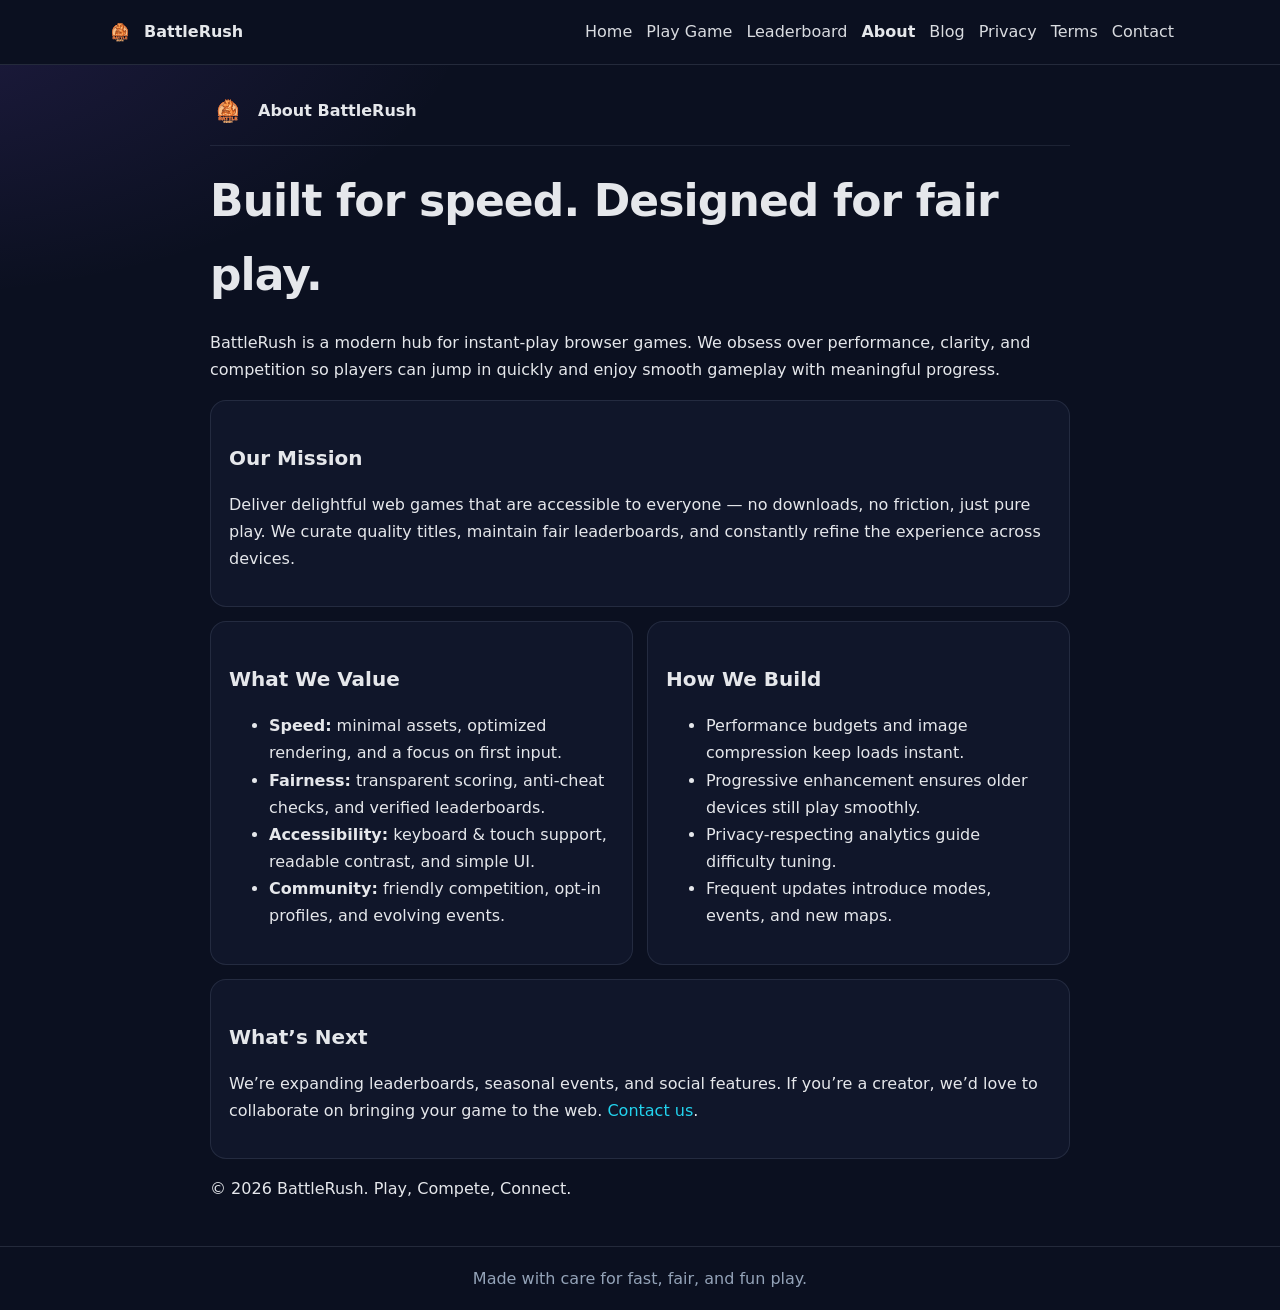
<file: about.html>
<!DOCTYPE html>
<html lang="en">
<head>
<meta charset="utf-8">
<meta name="viewport" content="width=device-width, initial-scale=1" />

<title>BattleRush — About</title>
<meta name="description" content="Learn about BattleRush: our mission, values, and how we build fast, fair, and fun browser games for everyone.">
<link rel="icon" href="assets/img/favicon.svg" type="image/svg+xml">

<style>
  :root{
    --bg:#0b1020; --card:#10162a; --ink:#e5e7eb; --muted:#94a3b8;
    --brand:#22d3ee; --brand2:#8b5cf6; --ring:rgba(148,163,184,.18);
  }
  *{box-sizing:border-box}
  html,body{margin:0}
  body{
    font-family:system-ui,-apple-system,Segoe UI,Roboto,Ubuntu,Cantarell,Noto Sans,Arial,sans-serif;
    background:radial-gradient(1000px 500px at -10% 0%, rgba(139,92,246,.16), transparent 60%), var(--bg);
    color:var(--ink); line-height:1.7;
  }
  a{color:var(--brand); text-decoration:none}
  a:hover{text-decoration:underline}

  /* Header (site-wide) */
  .header{position:sticky; top:0; z-index:50; background:#0b1020; color:#e5e7eb; border-bottom:1px solid var(--ring)}
  .wrap{max-width:1100px; margin:0 auto; padding:0 16px}
  .nav{display:flex; align-items:center; justify-content:space-between; height:64px; gap:16px}
  .brand{display:flex; align-items:center; gap:10px; font-weight:800; color:#e5e7eb; text-decoration:none}
  img[src$="battlerush-logo.svg"]{height:28px;width:auto;display:block;object-fit:contain;flex-shrink:0}
  .menu{display:flex; gap:14px; align-items:center}
  .menu a{color:#e5e7eb; opacity:.95}
  .menu a:hover{opacity:1; text-decoration:underline}
  .burger{display:none; background:none; border:0; color:#e5e7eb; font-size:24px}
  @media (max-width:800px){ .menu{display:none} .burger{display:block} }

  /* Page content */
  .page{max-width:900px; margin:0 auto; padding:28px 20px}
  .top{display:flex; align-items:center; gap:12px; border-bottom:1px solid rgba(148,163,184,.13); padding-bottom:16px}
  .top img{height:36px}
  h1{font-size:clamp(28px,4.6vw,44px); margin:.4em 0 .2em; letter-spacing:-.02em}
  h2{font-size:20px; margin:22px 0 8px}
  .card{background:var(--card); border:1px solid rgba(148,163,184,.15); border-radius:16px; padding:18px; margin:14px 0}
  .kvs{display:grid; grid-template-columns:1fr 1fr; gap:14px}
  .kvs .card{margin:0}
  @media (max-width:720px){ .kvs{grid-template-columns:1fr} }

  /* Footer */
  .footer{border-top:1px solid var(--ring); color:var(--muted); padding:18px 0; text-align:center}
</style>
</head>
<body>

<!-- Site Header -->
<header class="header">
  <div class="wrap nav">
    <a class="brand" href="index.html" aria-label="BattleRush Home">
      <img src="assets/img/battlerush-logo.svg" alt="BattleRush"><span>BattleRush</span>
    </a>
    <nav class="menu" data-nav-menu>
      <a href="index.html">Home</a>
      <a href="game.html">Play Game</a>
      <a href="leaderboard.html">Leaderboard</a>
      <a href="about.html" style="opacity:1;font-weight:800">About</a>
      <a href="blog.html">Blog</a>
      <a href="privacy.html">Privacy</a>
      <a href="terms.html">Terms</a>
      <a href="contact.html">Contact</a>
    </nav>
    <button class="burger" data-nav-toggle aria-label="Toggle Menu">☰</button>
  </div>
</header>

<!-- About Content -->
<div class="page">
  <div class="top">
    <img src="assets/img/battlerush-logo.svg" alt="BattleRush logo">
    <strong>About BattleRush</strong>
  </div>

  <h1>Built for speed. Designed for fair play.</h1>
  <p>BattleRush is a modern hub for instant-play browser games. We obsess over performance, clarity, and competition so players can jump in quickly and enjoy smooth gameplay with meaningful progress.</p>

  <div class="card">
    <h2>Our Mission</h2>
    <p class="muted">Deliver delightful web games that are accessible to everyone — no downloads, no friction, just pure play. We curate quality titles, maintain fair leaderboards, and constantly refine the experience across devices.</p>
  </div>

  <div class="kvs">
    <div class="card">
      <h2>What We Value</h2>
      <ul>
        <li><strong>Speed:</strong> minimal assets, optimized rendering, and a focus on first input.</li>
        <li><strong>Fairness:</strong> transparent scoring, anti-cheat checks, and verified leaderboards.</li>
        <li><strong>Accessibility:</strong> keyboard & touch support, readable contrast, and simple UI.</li>
        <li><strong>Community:</strong> friendly competition, opt-in profiles, and evolving events.</li>
      </ul>
    </div>
    <div class="card">
      <h2>How We Build</h2>
      <ul>
        <li>Performance budgets and image compression keep loads instant.</li>
        <li>Progressive enhancement ensures older devices still play smoothly.</li>
        <li>Privacy-respecting analytics guide difficulty tuning.</li>
        <li>Frequent updates introduce modes, events, and new maps.</li>
      </ul>
    </div>
  </div>

  <div class="card">
    <h2>What’s Next</h2>
    <p>We’re expanding leaderboards, seasonal events, and social features. If you’re a creator, we’d love to collaborate on bringing your game to the web. <a href="contact.html">Contact us</a>.</p>
  </div>

  <p class="muted">© <span id="y"></span> BattleRush. Play, Compete, Connect.</p>
</div>

<!-- Footer -->
<footer class="footer">
  <div class="wrap">Made with care for fast, fair, and fun play.</div>
</footer>

<!-- Tiny menu toggle + year -->
<script>
(function(){
  const btn=document.querySelector('[data-nav-toggle]');
  const menu=document.querySelector('[data-nav-menu]');
  if(btn && menu){
    btn.addEventListener('click',()=>{ menu.style.display = (menu.style.display==='flex' ? '' : 'flex'); });
  }
  const y=document.getElementById('y'); if(y) y.textContent=new Date().getFullYear();
})();
</script>

</body>
</html>
</file>
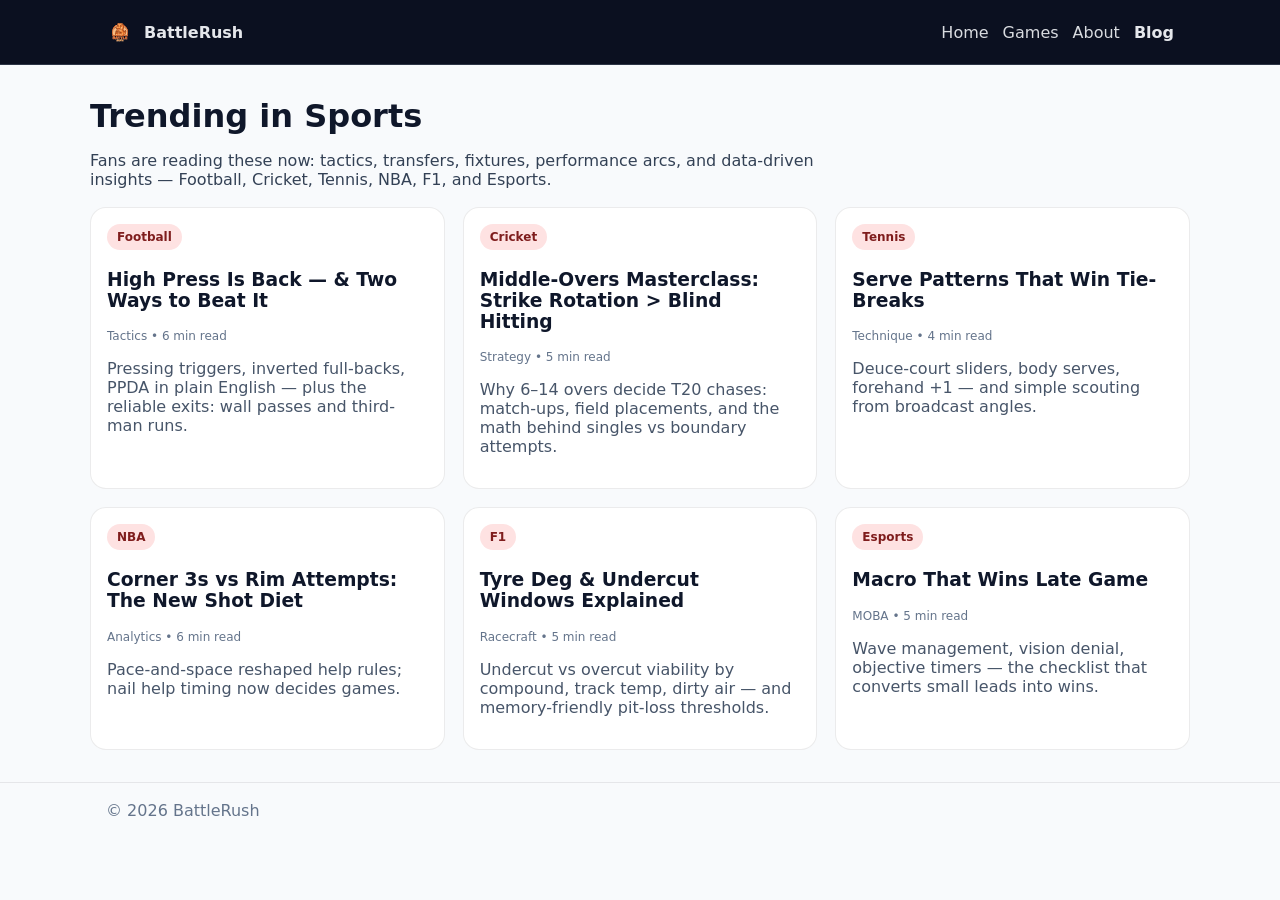
<file: blog.html>
<!DOCTYPE html>
<html lang="en">
<head>
<meta charset="utf-8"/>
<meta name="viewport" content="width=device-width, initial-scale=1"/>
<title>BattleRush — Trending in Sports</title>
<meta name="description" content="Trending sports stories across football, cricket, tennis, NBA, F1, and esports with tactics, performance arcs, and fixtures context.">
<link rel="icon" href="assets/img/favicon.svg" type="image/svg+xml">

<style>
  :root{--ink:#0f172a;--muted:#475569;--bg:#f8fafc;--card:#ffffff;--ring:rgba(2,6,23,.08)}
  *{box-sizing:border-box}
  html,body{margin:0;padding:0;font-family:system-ui,-apple-system,Segoe UI,Roboto,Inter,Arial,sans-serif;color:var(--ink);background:var(--bg)}
  a{color:#b45309;text-decoration:none} a:hover{text-decoration:underline}

  /* Header */
  .header{position:sticky;top:0;z-index:50;background:#0b1020;color:#e5e7eb;border-bottom:1px solid rgba(148,163,184,.25)}
  .wrap{max-width:1100px;margin:0 auto;padding:0 16px}
  .nav{display:flex;justify-content:space-between;align-items:center;height:64px;gap:16px}
  .brand{display:flex;align-items:center;gap:10px;font-weight:800;color:#e5e7eb;text-decoration:none}
  img[src$="battlerush-logo.svg"]{height:28px;width:auto;display:block;object-fit:contain;flex-shrink:0}
  .menu{display:flex;gap:14px;align-items:center}
  .menu a{color:#e5e7eb;opacity:.95}
  .menu a:hover{opacity:1}
  .burger{display:none;background:none;border:0;color:#e5e7eb;font-size:24px}
  @media (max-width:800px){.menu{display:none}.burger{display:block}}

  /* Page */
  .section{padding:32px 0}
  .grid{display:grid;gap:18px}
  .grid-3{grid-template-columns:repeat(3,1fr)}
  @media (max-width:900px){.grid-3{grid-template-columns:1fr 1fr}}
  @media (max-width:640px){.grid-3{grid-template-columns:1fr}}

  .card{background:var(--card);border:1px solid var(--ring);border-radius:16px;overflow:hidden}
  .pad{padding:16px}
  .meta{font-size:12px;color:#64748b;margin-top:6px}
  .tag{display:inline-block;padding:6px 10px;border-radius:999px;background:#fee2e2;color:#7f1d1d;font-size:12px;font-weight:700;margin-right:6px}

  /* Footer */
  .footer{border-top:1px solid var(--ring);padding:18px 0;color:#64748b}
</style>
</head>
<body>

<header class="header">
  <div class="wrap nav">
    <a class="brand" href="index.html"><img src="assets/img/battlerush-logo.svg" alt="BattleRush"><span>BattleRush</span></a>
    <nav class="menu" data-nav-menu>
      <a href="index.html">Home</a>
      <a href="game.html">Games</a>
      <a href="about.html">About</a>
      <a href="blog.html" style="opacity:1;font-weight:800">Blog</a>
    </nav>
    <button class="burger" data-nav-toggle aria-label="Toggle Menu">☰</button>
  </div>
</header>

<main class="wrap section">
  <h1 style="margin:0 0 10px">Trending in Sports</h1>
  <p style="color:#334155;max-width:780px">Fans are reading these now: tactics, transfers, fixtures, performance arcs, and data-driven insights — Football, Cricket, Tennis, NBA, F1, and Esports.</p>

  <div class="grid grid-3" style="margin-top:18px">
    <article class="card">
      <div class="pad">
        <span class="tag">Football</span>
        <h3>High Press Is Back — & Two Ways to Beat It</h3>
        <p class="meta">Tactics • 6 min read</p>
        <p style="color:#475569">Pressing triggers, inverted full-backs, PPDA in plain English — plus the reliable exits: wall passes and third-man runs.</p>
      </div>
    </article>

    <article class="card">
      <div class="pad">
        <span class="tag">Cricket</span>
        <h3>Middle-Overs Masterclass: Strike Rotation &gt; Blind Hitting</h3>
        <p class="meta">Strategy • 5 min read</p>
        <p style="color:#475569">Why 6–14 overs decide T20 chases: match-ups, field placements, and the math behind singles vs boundary attempts.</p>
      </div>
    </article>

    <article class="card">
      <div class="pad">
        <span class="tag">Tennis</span>
        <h3>Serve Patterns That Win Tie-Breaks</h3>
        <p class="meta">Technique • 4 min read</p>
        <p style="color:#475569">Deuce-court sliders, body serves, forehand +1 — and simple scouting from broadcast angles.</p>
      </div>
    </article>
  </div>

  <div class="grid grid-3" style="margin-top:18px">
    <article class="card">
      <div class="pad">
        <span class="tag">NBA</span>
        <h3>Corner 3s vs Rim Attempts: The New Shot Diet</h3>
        <p class="meta">Analytics • 6 min read</p>
        <p style="color:#475569">Pace-and-space reshaped help rules; nail help timing now decides games.</p>
      </div>
    </article>

    <article class="card">
      <div class="pad">
        <span class="tag">F1</span>
        <h3>Tyre Deg &amp; Undercut Windows Explained</h3>
        <p class="meta">Racecraft • 5 min read</p>
        <p style="color:#475569">Undercut vs overcut viability by compound, track temp, dirty air — and memory-friendly pit-loss thresholds.</p>
      </div>
    </article>

    <article class="card">
      <div class="pad">
        <span class="tag">Esports</span>
        <h3>Macro That Wins Late Game</h3>
        <p class="meta">MOBA • 5 min read</p>
        <p style="color:#475569">Wave management, vision denial, objective timers — the checklist that converts small leads into wins.</p>
      </div>
    </article>
  </div>
</main>

<footer class="footer">
  <div class="wrap">© <span id="y"></span> BattleRush</div>
</footer>

<script>
(function(){
  // Mobile menu toggle
  const btn=document.querySelector('[data-nav-toggle]');
  const menu=document.querySelector('[data-nav-menu]');
  if(btn && menu){
    btn.addEventListener('click',()=>{ menu.style.display = (menu.style.display==='flex' ? '' : 'flex'); });
  }
  // Year
  document.getElementById('y').textContent=new Date().getFullYear();
})();
</script>

</body>
</html>
</file>
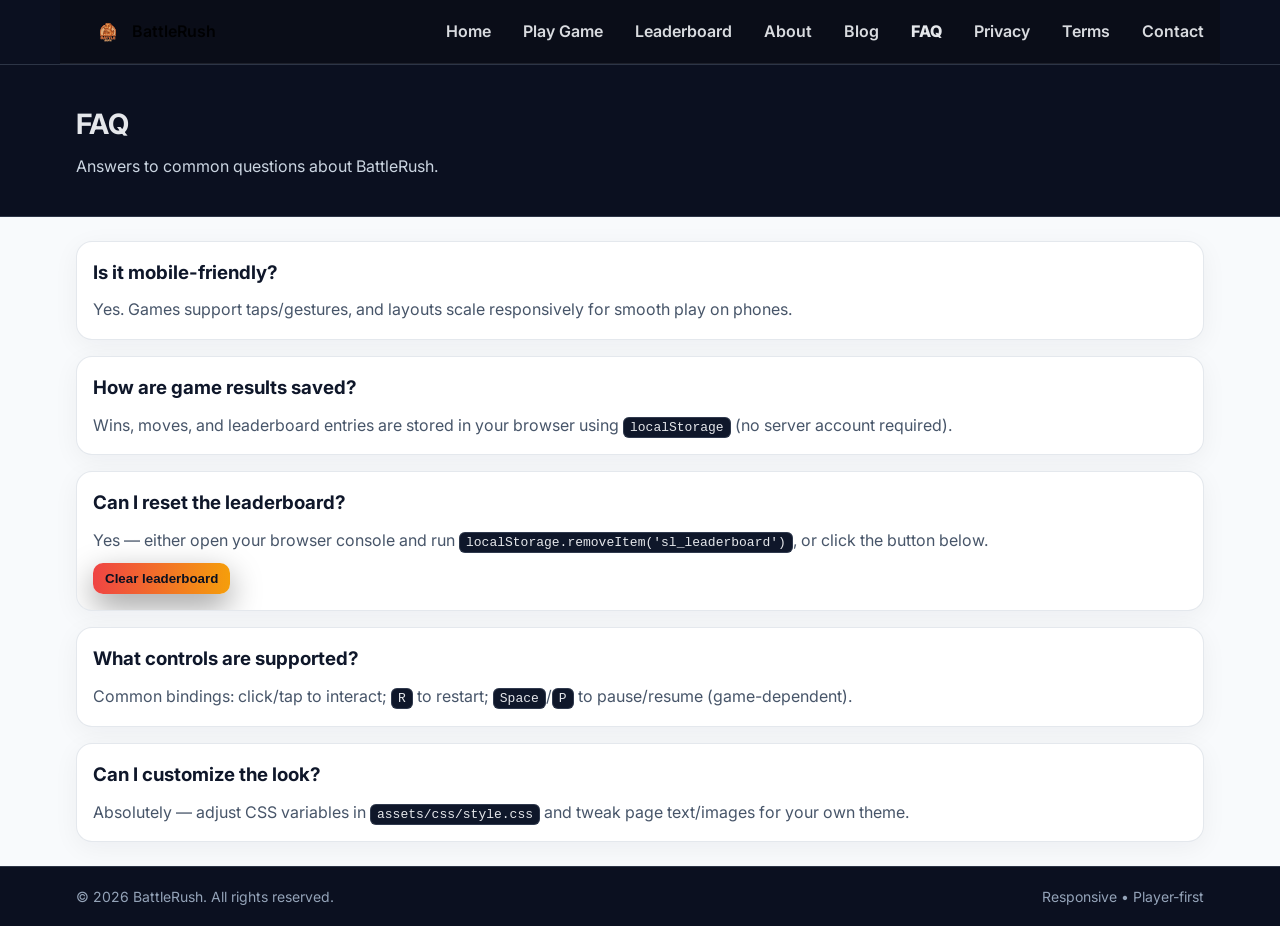
<file: faq.html>
<!doctype html>
<html lang="en">
<head>
<meta charset="utf-8">
<meta name="viewport" content="width=device-width, initial-scale=1" />

<title>BattleRush — FAQ</title>
<meta name="description" content="Frequently asked questions about BattleRush: gameplay, saving results, controls, and customization.">
<link rel="icon" href="assets/img/favicon.svg" type="image/svg+xml">

<link rel="preconnect" href="https://fonts.googleapis.com">
<link rel="preconnect" href="https://fonts.gstatic.com" crossorigin>
<link href="https://fonts.googleapis.com/css2?family=Inter:wght@400;600;800&display=swap" rel="stylesheet">

<!-- Keep if present -->
<link rel="stylesheet" href="assets/css/style.css">

<style>
  :root{ --ring: rgba(148,163,184,.25); --ink:#0f172a; --bg:#f8fafc; --muted:#475569; }
  *{ box-sizing:border-box }
  html,body{ margin:0; font-family:Inter,system-ui,-apple-system,Segoe UI,Roboto,Arial,sans-serif; color:var(--ink); background:var(--bg) }

  /* Header */
  .header{ position:sticky; top:0; z-index:50; background:#0b1020; color:#e5e7eb; border-bottom:1px solid var(--ring) }
  .wrap{ max-width:1160px; margin:0 auto; padding:0 16px }
  .nav{ display:flex; align-items:center; justify-content:space-between; height:64px; gap:16px }
  .brand{ display:flex; gap:10px; align-items:center; font-weight:800; color:#e5e7eb; text-decoration:none }
  img[src$="battlerush-logo.svg"]{ height:28px; width:auto; display:block; object-fit:contain; flex-shrink:0 }
  .menu{ display:flex; gap:14px; align-items:center }
  .menu a{ color:#e5e7eb; text-decoration:none; opacity:.95 }
  .menu a:hover{ opacity:1; text-decoration:underline }
  .burger{ display:none; background:none; border:0; color:#e5e7eb; font-size:24px }
  @media (max-width:800px){ .menu{display:none} .burger{display:block} }

  /* Hero */
  .hero{ background:#0b1020; color:#e5e7eb; padding:36px 0; border-bottom:1px solid var(--ring) }
  .hero h1{ margin:0 0 6px; font-size:28px }
  .hero p{ margin:0; color:#cbd5e1 }

  /* Content */
  .section{ padding:24px 0 }
  .grid{ display:grid; gap:16px }
  .card{ background:#fff; border:1px solid var(--ring); border-radius:16px; padding:16px; box-shadow:0 6px 26px rgba(15,23,42,.05) }
  h3{ margin:0 0 8px }
  p{ margin:0; color:var(--muted) }
  code.code{ background:#0f172a; color:#e5e7eb; padding:2px 6px; border-radius:6px; border:1px solid var(--ring) }

  /* Footer */
  .footer{ background:#0b1020; color:#94a3b8; padding:18px 0; border-top:1px solid var(--ring) }

  /* Utility */
  .btn{ display:inline-block; padding:8px 12px; border-radius:10px; border:1px solid var(--ring); background:#fff; cursor:pointer; font-weight:700; margin-top:10px }
  .btn.danger{ background:linear-gradient(90deg,#ef4444,#f59e0b); color:#0b1020; border:0 }
</style>
</head>
<body>

<!-- Header -->
<header class="header">
  <div class="wrap nav">
    <a class="brand" href="index.html" aria-label="BattleRush Home">
      <img src="assets/img/battlerush-logo.svg" alt="BattleRush"><span>BattleRush</span>
    </a>
    <nav class="menu" data-nav-menu>
      <a href="index.html">Home</a>
      <a href="game.html">Play Game</a>
      <a href="leaderboard.html">Leaderboard</a>
      <a href="about.html">About</a>
      <a href="blog.html">Blog</a>
      <a href="faq.html" style="opacity:1;font-weight:800">FAQ</a>
      <a href="privacy.html">Privacy</a>
      <a href="terms.html">Terms</a>
      <a href="contact.html">Contact</a>
    </nav>
    <button class="burger" data-nav-toggle aria-label="Toggle Menu">☰</button>
  </div>
</header>

<!-- Hero -->
<header class="hero">
  <div class="wrap">
    <h1>FAQ</h1>
    <p>Answers to common questions about BattleRush.</p>
  </div>
</header>

<!-- Content -->
<section class="section">
  <div class="wrap grid">

    <article class="card">
      <h3>Is it mobile-friendly?</h3>
      <p>Yes. Games support taps/gestures, and layouts scale responsively for smooth play on phones.</p>
    </article>

    <article class="card">
      <h3>How are game results saved?</h3>
      <p>Wins, moves, and leaderboard entries are stored in your browser using <code class="code">localStorage</code> (no server account required).</p>
    </article>

    <article class="card">
      <h3>Can I reset the leaderboard?</h3>
      <p>Yes — either open your browser console and run <code class="code">localStorage.removeItem('sl_leaderboard')</code>, or click the button below.</p>
      <button class="btn danger" id="clearLB">Clear leaderboard</button>
      <span id="clearMsg" style="margin-left:10px; color:#64748b"></span>
    </article>

    <article class="card">
      <h3>What controls are supported?</h3>
      <p>Common bindings: click/tap to interact; <code class="code">R</code> to restart; <code class="code">Space</code>/<code class="code">P</code> to pause/resume (game-dependent).</p>
    </article>

    <article class="card">
      <h3>Can I customize the look?</h3>
      <p>Absolutely — adjust CSS variables in <code class="code">assets/css/style.css</code> and tweak page text/images for your own theme.</p>
    </article>

  </div>
</section>

<!-- Footer -->
<footer class="footer">
  <div class="wrap" style="display:flex;align-items:center;justify-content:space-between;gap:12px;flex-wrap:wrap">
    <div>© <span id="y"></span> BattleRush. All rights reserved.</div>
    <div style="display:flex;gap:12px;align-items:center">
      <span style="color:#94a3b8">Responsive • Player-first</span>
    </div>
  </div>
</footer>

<!-- Tiny menu toggle + utilities -->
<script>
(function(){
  // Mobile menu
  const btn=document.querySelector('[data-nav-toggle]');
  const menu=document.querySelector('[data-nav-menu]');
  if(btn && menu){
    btn.addEventListener('click',()=>{ menu.style.display = (menu.style.display==='flex' ? '' : 'flex'); });
  }

  // Year
  const y=document.getElementById('y'); if(y) y.textContent=new Date().getFullYear();

  // Clear leaderboard
  const clear=document.getElementById('clearLB');
  const msg=document.getElementById('clearMsg');
  if(clear){
    clear.addEventListener('click', ()=>{
      if(!confirm('Clear all saved leaderboard entries?')) return;
      try{
        localStorage.removeItem('sl_leaderboard');
        msg.textContent='Leaderboard cleared.';
        setTimeout(()=> msg.textContent='', 2500);
      }catch(e){
        msg.textContent='Could not clear (browser blocked).';
        setTimeout(()=> msg.textContent='', 2500);
      }
    });
  }
})();
</script>

</body>
</html>
</file>
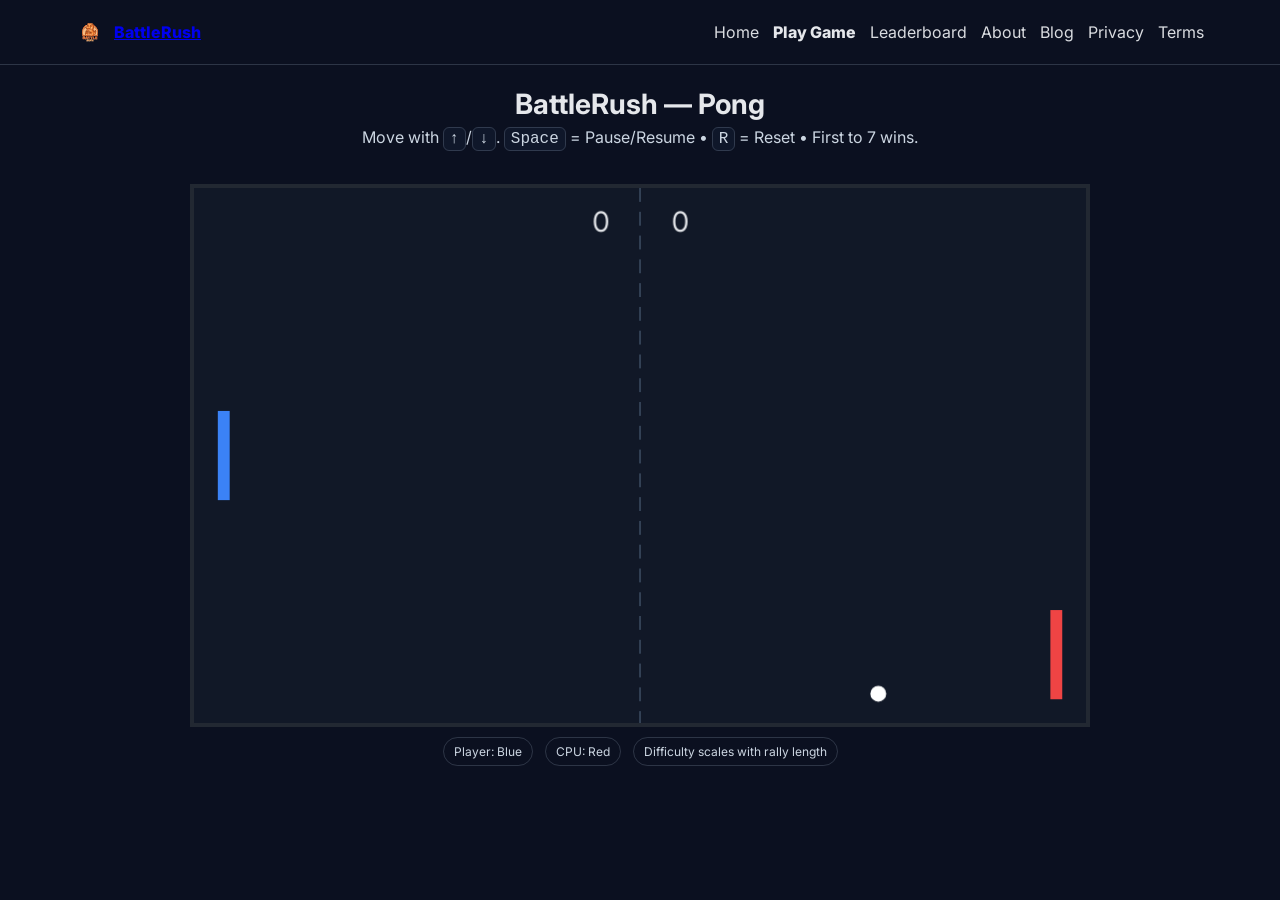
<file: game.html>
<!doctype html>
<html lang="en">
<head>
<meta charset="utf-8">
<meta name="viewport" content="width=device-width, initial-scale=1" />
<title>BattleRush — Pong</title>
<meta name="description" content="BattleRush Pong: fast, responsive canvas game with clean controls.">
<link rel="icon" href="assets/img/favicon.svg" type="image/svg+xml">

<!-- Optional: if you have a global stylesheet, keep this.
<link rel="stylesheet" href="assets/css/style.css" />
-->

<style>
  :root{
    --ink:#0f172a; --muted:#64748b; --bg:#0b1020; --ring:rgba(148,163,184,.25);
    --brand:#ef4444; --brand2:#f59e0b; --card:#0f172a; --light:#e5e7eb;
  }
  *{box-sizing:border-box}
  html,body{margin:0;background:var(--bg);color:var(--light);font-family:Inter,system-ui,-apple-system,Segoe UI,Roboto,Arial,sans-serif}

  /* Header (consistent with BattleRush) */
  .header{position:sticky;top:0;z-index:50;background:#0b1020;border-bottom:1px solid var(--ring)}
  .wrap{max-width:1160px;margin:0 auto;padding:0 16px}
  .nav{display:flex;align-items:center;justify-content:space-between;height:64px;gap:16px}
  .brand{display:flex;align-items:center;gap:10px;font-weight:800}
  img[src$="battlerush-logo.svg"]{height:28px;width:auto;display:block;object-fit:contain;flex-shrink:0}
  .menu{display:flex;gap:14px;align-items:center}
  .menu a{color:#e5e7eb;text-decoration:none;opacity:.95}
  .menu a:hover{opacity:1;text-decoration:underline}
  .burger{display:none;background:none;border:0;color:#e5e7eb;font-size:24px}
  @media (max-width:800px){ .menu{display:none} .burger{display:block} }

  /* Page */
  h1,p{text-align:center;margin:0}
  h1{margin-top:22px;font-size:28px}
  .sub{color:#cbd5e1;margin-top:6px}

  /* Canvas container */
  .stage{padding:18px 0 32px}
  canvas{display:block;margin:18px auto 0;border:4px solid #222832;background:#111827;width:min(96vw, 900px);height:auto}

  /* HUD */
  .hud{display:flex;justify-content:center;gap:12px;margin-top:10px}
  .badge{font-size:12px;padding:6px 10px;border-radius:999px;border:1px solid var(--ring);color:#cbd5e1}
  .kbd{font-family:ui-monospace,SFMono-Regular,Menlo,Monaco,Consolas,"Liberation Mono","Courier New",monospace;background:#0f172a;border:1px solid var(--ring);padding:2px 6px;border-radius:6px}

  /* Touch controls (show on mobile) */
  .touch{display:none;justify-content:center;gap:14px;margin-top:12px}
  .touch button{background:linear-gradient(90deg,var(--brand),var(--brand2));color:#0b1020;border:0;border-radius:12px;padding:12px 18px;font-weight:800;box-shadow:0 6px 24px rgba(0,0,0,.25)}
  @media (max-width:640px){ .touch{display:flex} }
</style>

<link rel="preconnect" href="https://fonts.googleapis.com">
<link rel="preconnect" href="https://fonts.gstatic.com" crossorigin>
<link href="https://fonts.googleapis.com/css2?family=Inter:wght@400;600;800&display=swap" rel="stylesheet">
</head>
<body>

<!-- Header -->
<header class="header">
  <div class="wrap nav">
    <a class="brand" href="index.html" aria-label="BattleRush Home">
      <img src="assets/img/battlerush-logo.svg" alt="BattleRush"><span>BattleRush</span>
    </a>
    <nav class="menu" data-nav-menu>
      <a href="index.html">Home</a>
      <a href="game.html" style="opacity:1;font-weight:800">Play Game</a>
      <a href="leaderboard.html">Leaderboard</a>
      <a href="about.html">About</a>
      <a href="blog.html">Blog</a>
      <a href="privacy.html">Privacy</a>
      <a href="terms.html">Terms</a>
    </nav>
    <button class="burger" data-nav-toggle aria-label="Toggle Menu">☰</button>
  </div>
</header>

<!-- Title -->
<h1>BattleRush — Pong</h1>
<p class="sub">Move with <span class="kbd">↑</span>/<span class="kbd">↓</span>. <span class="kbd">Space</span> = Pause/Resume • <span class="kbd">R</span> = Reset • First to 7 wins.</p>

<!-- Canvas + HUD -->
<div class="stage">
  <canvas id="pong" width="900" height="540"></canvas>
  <div class="hud">
    <span class="badge">Player: Blue</span>
    <span class="badge">CPU: Red</span>
    <span class="badge">Difficulty scales with rally length</span>
  </div>
  <div class="touch">
    <button id="btnUp">▲ Up</button>
    <button id="btnDown">▼ Down</button>
    <button id="btnPause">⏯ Pause</button>
  </div>
</div>

<script>
/* simple nav toggle for mobile */
(function(){
  const btn=document.querySelector('[data-nav-toggle]');
  const menu=document.querySelector('[data-nav-menu]');
  if(btn && menu){
    btn.addEventListener('click',()=> {
      menu.style.display = (menu.style.display==='flex' ? '' : 'flex');
    });
  }
})();
</script>

<script>
(function(){
  const canvas = document.getElementById('pong');
  const ctx = canvas.getContext('2d');
  const W = canvas.width, H = canvas.height;

  const PADDLE_H = 90, PADDLE_W = 12, MAX_SCORE = 7;
  const START_SPEED = 5, SPEED_INC = 0.15, MAX_BOUNCE_ANGLE = Math.PI/3; // ~60°

  let player = { x: 24,       y: H/2 - PADDLE_H/2, w: PADDLE_W, h: PADDLE_H, score: 0, dy: 0 };
  let ai     = { x: W-24-PADDLE_W, y: H/2 - PADDLE_H/2, w: PADDLE_W, h: PADDLE_H, score: 0, speed: 3 };
  let ball   = { x: W/2, y: H/2, r: 8, speed: START_SPEED, angle: Math.random()<0.5 ? 0.25*Math.PI : -0.25*Math.PI, rally: 0 };

  let paused = false, finished = false;

  function vx(){ return Math.cos(ball.angle) * ball.speed; }
  function vy(){ return Math.sin(ball.angle) * ball.speed; }

  function resetBall(dir = (Math.random()<0.5 ? 1 : -1)){
    ball.x = W/2; ball.y = H/2;
    ball.speed = START_SPEED;
    // randomize vertical angle a bit
    const sign = Math.random()<0.5 ? 1 : -1;
    ball.angle = (sign * 0.25 * Math.PI);
    if (dir < 0) ball.angle = Math.PI - ball.angle; // send towards player or AI
    ball.rally = 0;
  }

  function clamp(v,min,max){ return Math.max(min, Math.min(max, v)); }

  function update(){
    if (paused || finished) return;

    // move player
    player.y += player.dy;
    player.y = clamp(player.y, 0, H - player.h);

    // AI follow with slight easing and difficulty scaling with rally length
    const target = ball.y - ai.h/2;
    const diff = target - ai.y;
    const follow = Math.sign(diff) * Math.min(Math.abs(diff), ai.speed + ball.rally*0.02);
    ai.y = clamp(ai.y + follow, 0, H - ai.h);

    // move ball
    ball.x += vx();
    ball.y += vy();

    // top/bottom
    if (ball.y - ball.r < 0){ ball.y = ball.r; ball.angle = -ball.angle; }
    if (ball.y + ball.r > H){ ball.y = H - ball.r; ball.angle = -ball.angle; }

    // paddle collisions with bounce angle based on contact point
    function collide(p){
      const withinY = ball.y > p.y && ball.y < p.y + p.h;
      if (!withinY) return false;

      if (p === player && ball.x - ball.r <= p.x + p.w){
        ball.x = p.x + p.w + ball.r;
      } else if (p === ai && ball.x + ball.r >= p.x){
        ball.x = p.x - ball.r;
      } else return false;

      // Where did it hit relative to paddle center? (-1..1)
      const rel = ((ball.y) - (p.y + p.h/2)) / (p.h/2);
      const bounce = clamp(rel, -1, 1) * MAX_BOUNCE_ANGLE;

      // New angle: reflect horizontally and add bounce
      if (p === player){
        ball.angle = bounce; // rightward
      } else {
        ball.angle = Math.PI - bounce; // leftward
      }

      // Speed up a touch each hit
      ball.speed = Math.min(ball.speed + SPEED_INC, 14);
      ball.rally++;
      return true;
    }

    collide(player);
    collide(ai);

    // scoring
    if (ball.x < -ball.r*2){
      ai.score++; resetBall(1);
    }
    if (ball.x > W + ball.r*2){
      player.score++; resetBall(-1);
    }

    // end
    if (player.score >= MAX_SCORE || ai.score >= MAX_SCORE){
      finished = true;
    }
  }

  function drawNet(){
    ctx.fillStyle = "#334155";
    for (let y = 0; y < H; y += 24){
      ctx.fillRect(W/2 - 1, y, 2, 14);
    }
  }

  function draw(){
    // table
    ctx.fillStyle = "#111827";
    ctx.fillRect(0,0,W,H);

    drawNet();

    // scores
    ctx.fillStyle = "#e5e7eb";
    ctx.font = "28px Inter, ui-sans-serif";
    ctx.textAlign = "center";
    ctx.fillText(player.score, W/2 - 40, 44);
    ctx.fillText(ai.score,     W/2 + 40, 44);

    // paddles
    ctx.fillStyle = "#3B82F6"; // blue
    ctx.fillRect(player.x, player.y, player.w, player.h);
    ctx.fillStyle = "#EF4444"; // red
    ctx.fillRect(ai.x, ai.y, ai.w, ai.h);

    // ball
    ctx.fillStyle = "#fff";
    ctx.beginPath(); ctx.arc(ball.x, ball.y, ball.r, 0, Math.PI*2); ctx.fill();

    if (paused && !finished){
      ctx.fillStyle = "rgba(11,16,32,.6)";
      ctx.fillRect(0,0,W,H);
      ctx.fillStyle = "#e5e7eb";
      ctx.font = "24px Inter";
      ctx.fillText("Paused — press Space to resume", W/2, H/2);
    }

    if (finished){
      ctx.fillStyle = "rgba(11,16,32,.6)";
      ctx.fillRect(0,0,W,H);
      ctx.fillStyle = "#e5e7eb";
      ctx.font = "28px Inter";
      ctx.fillText(player.score>=MAX_SCORE ? "You win!" : "Computer wins!", W/2, H/2);
      ctx.font = "18px Inter";
      ctx.fillText("Press R to restart", W/2, H/2 + 32);
    }
  }

  function frame(){
    update();
    draw();
    requestAnimationFrame(frame);
  }
  frame();

  // keyboard
  window.addEventListener('keydown', e=>{
    if (e.key === "ArrowUp")   player.dy = -6;
    if (e.key === "ArrowDown") player.dy =  6;
    if (e.code === "Space"){
      paused = !paused;
    }
    if (e.key.toLowerCase() === "r"){
      player.score = 0; ai.score = 0; finished = false; paused = false; resetBall();
    }
  });
  window.addEventListener('keyup', e=>{
    if (e.key === "ArrowUp" || e.key === "ArrowDown") player.dy = 0;
  });

  // touch controls
  const up = document.getElementById('btnUp');
  const down = document.getElementById('btnDown');
  const pauseBtn = document.getElementById('btnPause');
  function hold(el, on, off){
    let t; const start = ()=>{ on(); t = setInterval(on, 16); };
    const end   = ()=>{ clearInterval(t); off && off(); };
    el.addEventListener('touchstart', (e)=>{ e.preventDefault(); start(); });
    el.addEventListener('touchend',   (e)=>{ e.preventDefault(); end(); });
    el.addEventListener('mousedown', start);
    el.addEventListener('mouseup', end);
    el.addEventListener('mouseleave', end);
  }
  hold(up,   ()=>{ player.dy = -6; }, ()=>{ player.dy = 0; });
  hold(down, ()=>{ player.dy =  6; }, ()=>{ player.dy = 0; });
  pauseBtn.addEventListener('click', ()=>{ paused = !paused; });

})();
</script>
</body>
</html>
</file>
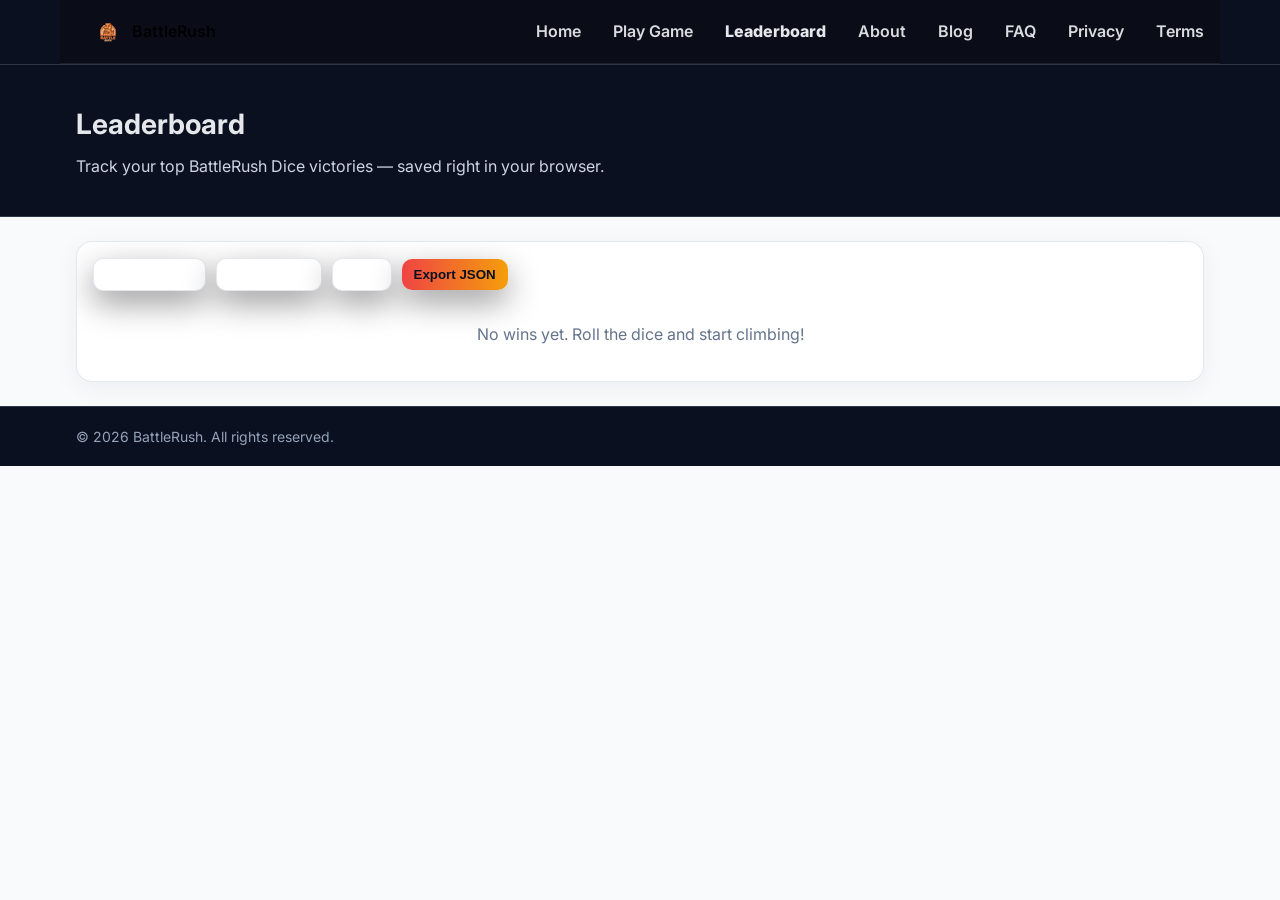
<file: leaderboard.html>
<!doctype html>
<html lang="en">
<head>
<meta charset="utf-8">
<meta name="viewport" content="width=device-width, initial-scale=1" />

<title>BattleRush — Leaderboard</title>
<meta name="description" content="Track your top BattleRush Dice victories, saved in your browser.">
<link rel="icon" href="assets/img/favicon.svg" type="image/svg+xml">

<link rel="preconnect" href="https://fonts.googleapis.com">
<link rel="preconnect" href="https://fonts.gstatic.com" crossorigin>
<link href="https://fonts.googleapis.com/css2?family=Inter:wght@400;600;800&display=swap" rel="stylesheet">

<!-- Keep if present -->
<link rel="stylesheet" href="assets/css/style.css">

<style>
  :root{ --ring: rgba(148,163,184,.25); --ink:#0f172a; --bg:#f8fafc; --muted:#475569; }
  *{ box-sizing:border-box }
  body{ margin:0; font-family:Inter,system-ui,-apple-system,Segoe UI,Roboto,Arial,sans-serif; color:var(--ink); background:var(--bg) }

  /* Header */
  .header{ position:sticky; top:0; z-index:50; background:#0b1020; color:#e5e7eb; border-bottom:1px solid var(--ring) }
  .wrap{ max-width:1160px; margin:0 auto; padding:0 16px }
  .nav{ display:flex; align-items:center; justify-content:space-between; height:64px; gap:16px }
  .brand{ display:flex; gap:10px; align-items:center; font-weight:800; color:#e5e7eb; text-decoration:none }
  img[src$="battlerush-logo.svg"]{ height:28px; width:auto; display:block; object-fit:contain; flex-shrink:0 }
  .menu{ display:flex; gap:14px; align-items:center }
  .menu a{ color:#e5e7eb; text-decoration:none; opacity:.95 }
  .menu a:hover{ opacity:1; text-decoration:underline }
  .burger{ display:none; background:none; border:0; color:#e5e7eb; font-size:24px }
  @media (max-width:800px){ .menu{display:none} .burger{display:block} }

  /* Hero */
  .hero{ background:#0b1020; color:#e5e7eb; padding:36px 0; border-bottom:1px solid var(--ring) }
  .hero h1{ margin:0 0 6px; font-size:28px }
  .hero p{ margin:0; color:#cbd5e1 }

  /* Section */
  .section{ padding:24px 0 }
  .card{ background:#fff; border:1px solid var(--ring); border-radius:16px; padding:16px; box-shadow:0 6px 26px rgba(15,23,42,.05) }

  /* Controls */
  .controls{ display:flex; gap:10px; flex-wrap:wrap; align-items:center; margin-bottom:12px }
  .btn{ display:inline-block; padding:8px 12px; border-radius:10px; border:1px solid var(--ring); background:#fff; cursor:pointer; font-weight:700 }
  .btn.primary{ background:linear-gradient(90deg,#ef4444,#f59e0b); color:#0b1020; border:0 }
  .muted{ color:var(--muted) }

  table{ width:100%; border-collapse:collapse }
  thead th{ text-align:left; font-size:14px; color:#334155; border-bottom:1px solid var(--ring); padding:10px 8px }
  tbody td{ padding:10px 8px; border-bottom:1px solid rgba(2,6,23,.06); font-size:14px }
  tbody tr:hover{ background:#f1f5f9 }
  .empty{ padding:18px; text-align:center; color:#64748b }

  /* Footer */
  .footer{ background:#0b1020; color:#94a3b8; padding:18px 0; border-top:1px solid var(--ring) }
</style>
</head>
<body>

<!-- Header -->
<header class="header">
  <div class="wrap nav">
    <a class="brand" href="index.html"><img src="assets/img/battlerush-logo.svg" alt="BattleRush"><span>BattleRush</span></a>
    <nav class="menu" data-nav-menu>
      <a href="index.html">Home</a>
      <a href="game.html">Play Game</a>
      <a href="leaderboard.html" style="opacity:1;font-weight:800">Leaderboard</a>
      <a href="about.html">About</a>
      <a href="blog.html">Blog</a>
      <a href="faq.html">FAQ</a>
      <a href="privacy.html">Privacy</a>
      <a href="terms.html">Terms</a>
    </nav>
    <button class="burger" data-nav-toggle aria-label="Toggle Menu">☰</button>
  </div>
</header>

<!-- Hero -->
<header class="hero">
  <div class="wrap">
    <h1>Leaderboard</h1>
    <p>Track your top BattleRush Dice victories — saved right in your browser.</p>
  </div>
</header>

<!-- Leaderboard -->
<section class="section">
  <div class="wrap">
    <div class="card">
      <div class="controls">
        <button class="btn" id="sortScore">Sort by Score</button>
        <button class="btn" id="sortTime">Sort by Time</button>
        <button class="btn" id="clear">Clear</button>
        <button class="btn primary" id="export">Export JSON</button>
        <span class="muted" id="count"></span>
      </div>
      <div id="lb" class="empty">Loading…</div>
    </div>
  </div>
</section>

<!-- Footer -->
<footer class="footer">
  <div class="wrap">© <span id="y"></span> BattleRush. All rights reserved.</div>
</footer>

<script>
/* Mobile menu toggle */
(function(){
  const btn=document.querySelector('[data-nav-toggle]');
  const menu=document.querySelector('[data-nav-menu]');
  if(btn && menu){ btn.addEventListener('click',()=>{ menu.style.display = (menu.style.display==='flex'?'':'flex'); }); }
})();
</script>

<script>
(function(){
  const KEY = 'sl_leaderboard';        // same storage key you used
  const MAX_ROWS = 50;
  const el = document.getElementById('lb');
  const countEl = document.getElementById('count');

  // Load
  function load(){
    try {
      const data = JSON.parse(localStorage.getItem(KEY) || '[]');
      return Array.isArray(data) ? data : [];
    } catch(e){ return []; }
  }

  // Render table
  function render(rows){
    if(!rows.length){
      el.className = 'empty';
      el.textContent = 'No wins yet. Roll the dice and start climbing!';
      countEl.textContent = '';
      return;
    }
    el.className = '';
    const body = rows.slice(0, MAX_ROWS).map((r,i)=>{
      const when = new Date(r.at || Date.now()).toLocaleString();
      const score = (r.score!=null) ? r.score : (r.moves!=null ? r.moves : '-');
      const name = (r.name || 'You');
      return `<tr>
        <td>#${i+1}</td>
        <td>${name}</td>
        <td>${score} moves</td>
        <td>${when}</td>
      </tr>`;
    }).join('');
    el.innerHTML = `
      <table>
        <thead>
          <tr><th>Rank</th><th>Name</th><th>Result</th><th>When</th></tr>
        </thead>
        <tbody>${body}</tbody>
      </table>`;
    countEl.textContent = rows.length + ' record' + (rows.length===1?'':'s');
  }

  // Sort helpers
  function byScoreAsc(a,b){
    const sa=(a.score??a.moves??Infinity), sb=(b.score??b.moves??Infinity);
    return sa - sb;
  }
  function byTimeDesc(a,b){
    return (b.at||0) - (a.at||0);
  }

  // Actions
  const sortScoreBtn = document.getElementById('sortScore');
  const sortTimeBtn  = document.getElementById('sortTime');
  const clearBtn     = document.getElementById('clear');
  const exportBtn    = document.getElementById('export');

  let rows = load();
  render(rows);

  sortScoreBtn.addEventListener('click', ()=>{ rows = rows.slice().sort(byScoreAsc); render(rows); });
  sortTimeBtn.addEventListener('click',  ()=>{ rows = rows.slice().sort(byTimeDesc); render(rows); });
  clearBtn.addEventListener('click', ()=>{
    if(confirm('Clear all saved leaderboard entries?')){
      localStorage.removeItem(KEY);
      rows = [];
      render(rows);
    }
  });
  exportBtn.addEventListener('click', ()=>{
    const data = JSON.stringify(rows, null, 2);
    const blob = new Blob([data], {type:'application/json'});
    const url = URL.createObjectURL(blob);
    const a = document.createElement('a');
    a.href = url; a.download = 'battlerush-leaderboard.json';
    document.body.appendChild(a); a.click(); a.remove();
    URL.revokeObjectURL(url);
  });

  // Year
  document.getElementById('y').textContent = new Date().getFullYear();
})();
</script>

</body>
</html>
</file>
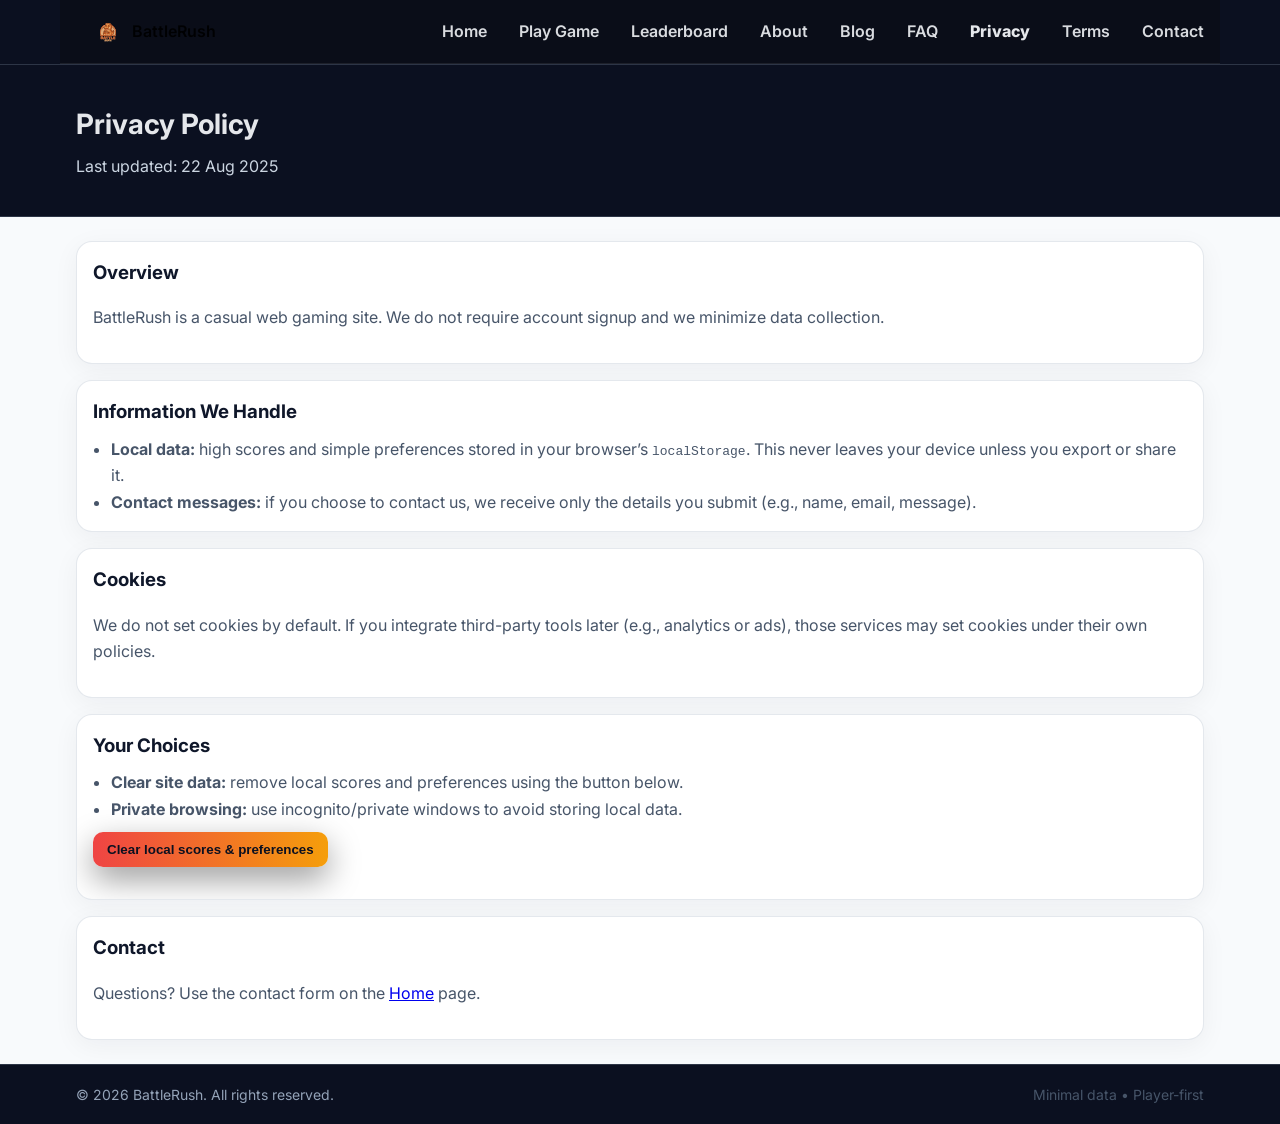
<file: privacy.html>
<!doctype html>
<html lang="en">
<head>
<meta charset="utf-8">
<meta name="viewport" content="width=device-width, initial-scale=1" />

<title>BattleRush — Privacy Policy</title>
<meta name="description" content="BattleRush privacy policy: minimal data collection, local-only scores, and your choices.">
<link rel="icon" href="assets/img/favicon.svg" type="image/svg+xml">

<link rel="preconnect" href="https://fonts.googleapis.com">
<link rel="preconnect" href="https://fonts.gstatic.com" crossorigin>
<link href="https://fonts.googleapis.com/css2?family=Inter:wght@400;600;800&display=swap" rel="stylesheet">

<!-- Keep if present in your project -->
<link rel="stylesheet" href="assets/css/style.css">

<style>
  :root{ --ring: rgba(148,163,184,.25); --ink:#0f172a; --bg:#f8fafc; --muted:#475569; }
  *{ box-sizing:border-box }
  body{ margin:0; font-family:Inter,system-ui,-apple-system,Segoe UI,Roboto,Arial,sans-serif; color:var(--ink); background:var(--bg) }

  /* Header */
  .header{ position:sticky; top:0; z-index:50; background:#0b1020; color:#e5e7eb; border-bottom:1px solid var(--ring) }
  .wrap{ max-width:1160px; margin:0 auto; padding:0 16px }
  .nav{ display:flex; align-items:center; justify-content:space-between; height:64px; gap:16px }
  .brand{ display:flex; gap:10px; align-items:center; font-weight:800; color:#e5e7eb; text-decoration:none }
  img[src$="battlerush-logo.svg"]{ height:28px; width:auto; display:block; object-fit:contain; flex-shrink:0 }
  .menu{ display:flex; gap:14px; align-items:center }
  .menu a{ color:#e5e7eb; text-decoration:none; opacity:.95 }
  .menu a:hover{ opacity:1; text-decoration:underline }
  .burger{ display:none; background:none; border:0; color:#e5e7eb; font-size:24px }
  @media (max-width:800px){ .menu{display:none} .burger{display:block} }

  /* Hero */
  .hero{ background:#0b1020; color:#e5e7eb; padding:36px 0; border-bottom:1px solid var(--ring) }
  .hero h1{ margin:0 0 6px; font-size:28px }
  .hero p{ margin:0; color:#cbd5e1 }

  /* Content */
  .section{ padding:24px 0 }
  .grid{ display:grid; gap:16px }
  .card{ background:#fff; border:1px solid var(--ring); border-radius:16px; padding:16px; box-shadow:0 6px 26px rgba(15,23,42,.05) }
  h3{ margin:0 0 8px }
  .muted{ color:var(--muted) }
  ul{ margin:0; padding-left:18px }

  /* Buttons */
  .btn{ display:inline-block; padding:10px 14px; border-radius:10px; font-weight:800; border:1px solid var(--ring); background:#fff; cursor:pointer }
  .btn.danger{ background:linear-gradient(90deg,#ef4444,#f59e0b); color:#0b1020; border:0 }

  /* Footer */
  .footer{ background:#0b1020; color:#94a3b8; padding:18px 0; border-top:1px solid var(--ring) }
</style>
</head>
<body>

<!-- Header -->
<header class="header">
  <div class="wrap nav">
    <a class="brand" href="index.html">
      <img src="assets/img/battlerush-logo.svg" alt="BattleRush"><span>BattleRush</span>
    </a>
    <nav class="menu" data-nav-menu>
      <a href="index.html">Home</a>
      <a href="game.html">Play Game</a>
      <a href="leaderboard.html">Leaderboard</a>
      <a href="about.html">About</a>
      <a href="blog.html">Blog</a>
      <a href="faq.html">FAQ</a>
      <a href="privacy.html" style="opacity:1;font-weight:800">Privacy</a>
      <a href="terms.html">Terms</a>
      <a href="contact.html">Contact</a>
    </nav>
    <button class="burger" data-nav-toggle aria-label="Toggle Menu">☰</button>
  </div>
</header>

<!-- Hero -->
<header class="hero">
  <div class="wrap">
    <h1>Privacy Policy</h1>
    <p>Last updated: <time datetime="2025-08-22">22 Aug 2025</time></p>
  </div>
</header>

<!-- Content -->
<section class="section">
  <div class="wrap grid">
    <article class="card">
      <h3>Overview</h3>
      <p class="muted">BattleRush is a casual web gaming site. We do not require account signup and we minimize data collection.</p>
    </article>

    <article class="card">
      <h3>Information We Handle</h3>
      <ul class="muted">
        <li><b>Local data:</b> high scores and simple preferences stored in your browser’s <code>localStorage</code>. This never leaves your device unless you export or share it.</li>
        <li><b>Contact messages:</b> if you choose to contact us, we receive only the details you submit (e.g., name, email, message).</li>
      </ul>
    </article>

    <article class="card">
      <h3>Cookies</h3>
      <p class="muted">We do not set cookies by default. If you integrate third-party tools later (e.g., analytics or ads), those services may set cookies under their own policies.</p>
    </article>

    <article class="card">
      <h3>Your Choices</h3>
      <ul class="muted">
        <li><b>Clear site data:</b> remove local scores and preferences using the button below.</li>
        <li><b>Private browsing:</b> use incognito/private windows to avoid storing local data.</li>
      </ul>
      <p style="margin-top:10px">
        <button class="btn danger" id="clearData">Clear local scores & preferences</button>
        <span id="clearMsg" class="muted" style="margin-left:10px"></span>
      </p>
    </article>

    <article class="card">
      <h3>Contact</h3>
      <p class="muted">Questions? Use the contact form on the <a href="index.html">Home</a> page.</p>
    </article>
  </div>
</section>

<!-- Footer -->
<footer class="footer">
  <div class="wrap" style="display:flex;align-items:center;justify-content:space-between;gap:12px;flex-wrap:wrap">
    <div>© <span id="y"></span> BattleRush. All rights reserved.</div>
    <div style="display:flex;gap:12px;align-items:center">
      <span class="muted">Minimal data • Player-first</span>
    </div>
  </div>
</footer>

<!-- Tiny menu toggle + utilities -->
<script>
(function(){
  // Mobile menu
  const btn=document.querySelector('[data-nav-toggle]');
  const menu=document.querySelector('[data-nav-menu]');
  if(btn && menu){
    btn.addEventListener('click',()=>{ menu.style.display = (menu.style.display==='flex'?'':'flex'); });
  }

  // Year
  const y=document.getElementById('y'); if(y) y.textContent=new Date().getFullYear();

  // Clear local data (scores/preferences)
  const clearBtn = document.getElementById('clearData');
  const msg = document.getElementById('clearMsg');
  if(clearBtn){
    clearBtn.addEventListener('click', ()=>{
      if(!confirm('Clear local scores and preferences stored in your browser?')) return;
      try{
        // Known keys used by the site (add more if needed)
        const KEYS = ['sl_leaderboard', 'br_settings', 'br_progress'];
        KEYS.forEach(k => localStorage.removeItem(k));
        msg.textContent = 'Cleared. (LocalStorage keys removed)';
        setTimeout(()=> msg.textContent = '', 2500);
      }catch(e){
        msg.textContent = 'Could not clear (browser blocked).';
        setTimeout(()=> msg.textContent = '', 2500);
      }
    });
  }
})();
</script>

</body>
</html>
</file>
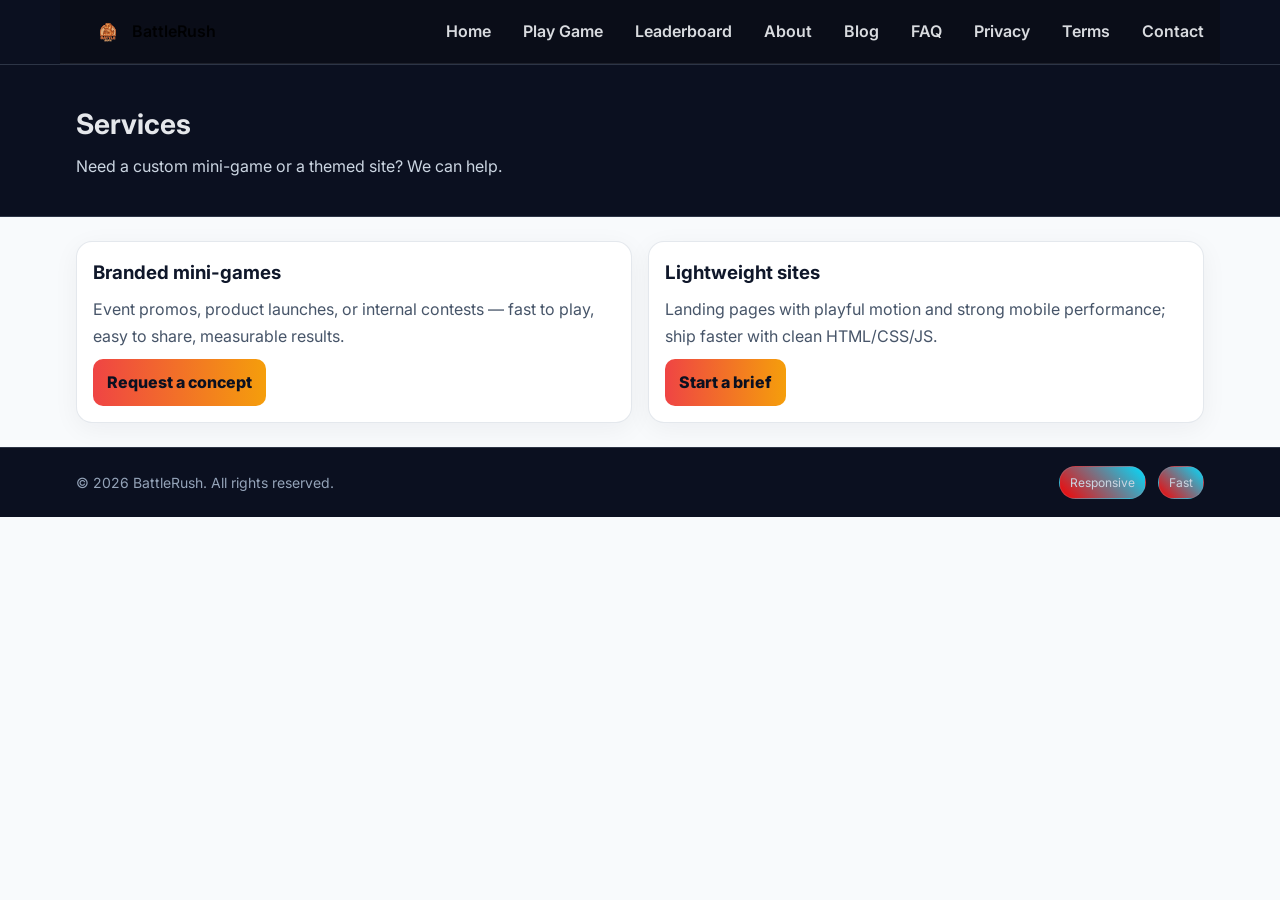
<file: services.html>
<!doctype html>
<html lang="en">
<head>
<meta charset="utf-8">
<meta name="viewport" content="width=device-width, initial-scale=1" />

<title>BattleRush — Services</title>
<meta name="description" content="Need a custom mini-game or a themed, lightweight site? BattleRush builds fast, playful experiences.">
<link rel="icon" href="assets/img/favicon.svg" type="image/svg+xml">

<link rel="preconnect" href="https://fonts.googleapis.com">
<link rel="preconnect" href="https://fonts.gstatic.com" crossorigin>
<link href="https://fonts.googleapis.com/css2?family=Inter:wght@400;600;800&display=swap" rel="stylesheet">

<!-- Keep your project stylesheet if present -->
<link rel="stylesheet" href="assets/css/style.css">

<style>
  :root{ --ring: rgba(148,163,184,.25); --ink:#0f172a; --bg:#f8fafc; --muted:#475569; }
  *{ box-sizing:border-box }
  html,body{ margin:0; font-family:Inter,system-ui,-apple-system,Segoe UI,Roboto,Arial,sans-serif; color:var(--ink); background:var(--bg) }

  /* Header */
  .header{ position:sticky; top:0; z-index:50; background:#0b1020; color:#e5e7eb; border-bottom:1px solid var(--ring) }
  .wrap{ max-width:1160px; margin:0 auto; padding:0 16px }
  .nav{ display:flex; align-items:center; justify-content:space-between; height:64px; gap:16px }
  .brand{ display:flex; gap:10px; align-items:center; font-weight:800; color:#e5e7eb; text-decoration:none }
  img[src$="battlerush-logo.svg"]{ height:28px; width:auto; display:block; object-fit:contain; flex-shrink:0 }
  .menu{ display:flex; gap:14px; align-items:center }
  .menu a{ color:#e5e7eb; text-decoration:none; opacity:.95 }
  .menu a:hover{ opacity:1; text-decoration:underline }
  .burger{ display:none; background:none; border:0; color:#e5e7eb; font-size:24px }
  @media (max-width:800px){ .menu{display:none} .burger{display:block} }

  /* Hero */
  .hero{ background:#0b1020; color:#e5e7eb; padding:36px 0; border-bottom:1px solid var(--ring) }
  .hero h1{ margin:0 0 6px; font-size:28px }
  .hero p{ margin:0; color:#cbd5e1 }

  /* Content */
  .section{ padding:24px 0 }
  .grid-2{ display:grid; grid-template-columns:1fr 1fr; gap:16px }
  @media (max-width:800px){ .grid-2{ grid-template-columns:1fr } }
  .card{ background:#fff; border:1px solid var(--ring); border-radius:16px; padding:16px; box-shadow:0 6px 26px rgba(15,23,42,.05) }
  h3{ margin:0 0 8px }
  p{ margin:0; color:var(--muted) }

  /* CTA */
  .cta{ margin-top:16px; display:inline-block; padding:10px 14px; border-radius:10px; font-weight:800; text-decoration:none; color:#0b1020; background:linear-gradient(90deg,#ef4444,#f59e0b) }

  /* Footer */
  .footer{ background:#0b1020; color:#94a3b8; padding:18px 0; border-top:1px solid var(--ring) }
  .badges{ display:flex; gap:12px; align-items:center; flex-wrap:wrap }
  .badge{ font-size:12px; border:1px solid var(--ring); border-radius:999px; padding:6px 10px; color:#cbd5e1 }
</style>
</head>
<body>

<!-- Header -->
<header class="header">
  <div class="wrap nav">
    <a class="brand" href="index.html" aria-label="BattleRush Home">
      <img src="assets/img/battlerush-logo.svg" alt="BattleRush"><span>BattleRush</span>
    </a>
    <nav class="menu" data-nav-menu>
      <a href="index.html">Home</a>
      <a href="game.html">Play Game</a>
      <a href="leaderboard.html">Leaderboard</a>
      <a href="about.html">About</a>
      <a href="blog.html">Blog</a>
      <a href="faq.html">FAQ</a>
      <a href="privacy.html">Privacy</a>
      <a href="terms.html">Terms</a>
      <a href="contact.html">Contact</a>
    </nav>
    <button class="burger" data-nav-toggle aria-label="Toggle Menu">☰</button>
  </div>
</header>

<!-- Hero -->
<header class="hero">
  <div class="wrap">
    <h1>Services</h1>
    <p>Need a custom mini-game or a themed site? We can help.</p>
  </div>
</header>

<!-- Services -->
<section class="section">
  <div class="wrap grid-2">
    <div class="card">
      <h3>Branded mini-games</h3>
      <p>Event promos, product launches, or internal contests — fast to play, easy to share, measurable results.</p>
      <a class="cta" href="contact.html" style="margin-top:10px">Request a concept</a>
    </div>
    <div class="card">
      <h3>Lightweight sites</h3>
      <p>Landing pages with playful motion and strong mobile performance; ship faster with clean HTML/CSS/JS.</p>
      <a class="cta" href="contact.html" style="margin-top:10px">Start a brief</a>
    </div>
  </div>
</section>

<!-- Footer -->
<footer class="footer">
  <div class="wrap" style="display:flex;align-items:center;justify-content:space-between;gap:12px;flex-wrap:wrap">
    <div>© <span id="y"></span> BattleRush. All rights reserved.</div>
    <div class="badges">
      <span class="badge">Responsive</span>
      <span class="badge">Fast</span>
    </div>
  </div>
</footer>

<!-- Tiny menu toggle -->
<script>
(function(){
  const btn=document.querySelector('[data-nav-toggle]');
  const menu=document.querySelector('[data-nav-menu]');
  if(btn && menu){
    btn.addEventListener('click',()=>{ menu.style.display = (menu.style.display==='flex' ? '' : 'flex'); });
  }
  const y=document.getElementById('y'); if(y) y.textContent=new Date().getFullYear();
})();
</script>

</body>
</html>
</file>
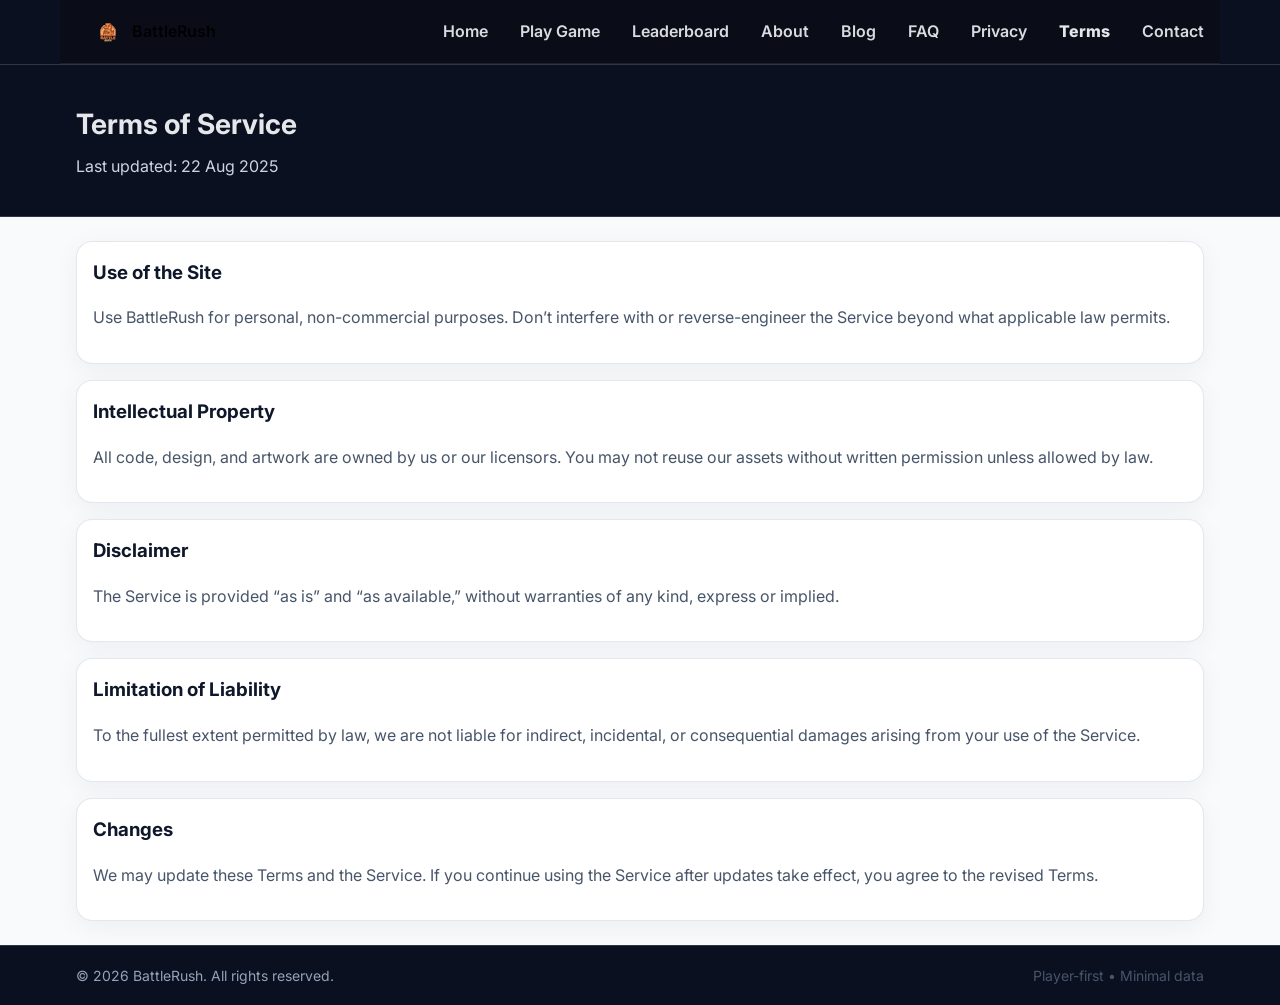
<file: terms.html>
<!doctype html>
<html lang="en">
<head>
<meta charset="utf-8">
<meta name="viewport" content="width=device-width, initial-scale=1" />

<title>BattleRush — Terms of Service</title>
<meta name="description" content="BattleRush Terms of Service: acceptable use, IP, disclaimers, and changes.">
<link rel="icon" href="assets/img/favicon.svg" type="image/svg+xml">

<link rel="preconnect" href="https://fonts.googleapis.com">
<link rel="preconnect" href="https://fonts.gstatic.com" crossorigin>
<link href="https://fonts.googleapis.com/css2?family=Inter:wght@400;600;800&display=swap" rel="stylesheet">

<!-- Keep your project stylesheet if present -->
<link rel="stylesheet" href="assets/css/style.css">

<style>
  :root{ --ring: rgba(148,163,184,.25); --ink:#0f172a; --bg:#f8fafc; --muted:#475569; }
  *{ box-sizing:border-box }
  html,body{ margin:0; font-family:Inter,system-ui,-apple-system,Segoe UI,Roboto,Arial,sans-serif; color:var(--ink); background:var(--bg) }

  /* Header */
  .header{ position:sticky; top:0; z-index:50; background:#0b1020; color:#e5e7eb; border-bottom:1px solid var(--ring) }
  .wrap{ max-width:1160px; margin:0 auto; padding:0 16px }
  .nav{ display:flex; align-items:center; justify-content:space-between; height:64px; gap:16px }
  .brand{ display:flex; gap:10px; align-items:center; font-weight:800; color:#e5e7eb; text-decoration:none }
  img[src$="battlerush-logo.svg"]{ height:28px; width:auto; display:block; object-fit:contain; flex-shrink:0 }
  .menu{ display:flex; gap:14px; align-items:center }
  .menu a{ color:#e5e7eb; text-decoration:none; opacity:.95 }
  .menu a:hover{ opacity:1; text-decoration:underline }
  .burger{ display:none; background:none; border:0; color:#e5e7eb; font-size:24px }
  @media (max-width:800px){ .menu{display:none} .burger{display:block} }

  /* Hero */
  .hero{ background:#0b1020; color:#e5e7eb; padding:36px 0; border-bottom:1px solid var(--ring) }
  .hero h1{ margin:0 0 6px; font-size:28px }
  .hero p{ margin:0; color:#cbd5e1 }

  /* Content */
  .section{ padding:24px 0 }
  .grid{ display:grid; gap:16px }
  .card{ background:#fff; border:1px solid var(--ring); border-radius:16px; padding:16px; box-shadow:0 6px 26px rgba(15,23,42,.05) }
  h3{ margin:0 0 8px }
  .muted{ color:var(--muted) }

  /* Footer */
  .footer{ background:#0b1020; color:#94a3b8; padding:18px 0; border-top:1px solid var(--ring) }
</style>
</head>
<body>

<!-- Header -->
<header class="header">
  <div class="wrap nav">
    <a class="brand" href="index.html" aria-label="BattleRush Home">
      <img src="assets/img/battlerush-logo.svg" alt="BattleRush"><span>BattleRush</span>
    </a>
    <nav class="menu" data-nav-menu>
      <a href="index.html">Home</a>
      <a href="game.html">Play Game</a>
      <a href="leaderboard.html">Leaderboard</a>
      <a href="about.html">About</a>
      <a href="blog.html">Blog</a>
      <a href="faq.html">FAQ</a>
      <a href="privacy.html">Privacy</a>
      <a href="terms.html" style="opacity:1;font-weight:800">Terms</a>
      <a href="contact.html">Contact</a>
    </nav>
    <button class="burger" data-nav-toggle aria-label="Toggle Menu">☰</button>
  </div>
</header>

<!-- Hero -->
<header class="hero">
  <div class="wrap">
    <h1>Terms of Service</h1>
    <p>Last updated: <time datetime="2025-08-22">22 Aug 2025</time></p>
  </div>
</header>

<!-- Content -->
<section class="section">
  <div class="wrap grid">
    <article class="card">
      <h3>Use of the Site</h3>
      <p class="muted">Use BattleRush for personal, non-commercial purposes. Don’t interfere with or reverse-engineer the Service beyond what applicable law permits.</p>
    </article>

    <article class="card">
      <h3>Intellectual Property</h3>
      <p class="muted">All code, design, and artwork are owned by us or our licensors. You may not reuse our assets without written permission unless allowed by law.</p>
    </article>

    <article class="card">
      <h3>Disclaimer</h3>
      <p class="muted">The Service is provided “as is” and “as available,” without warranties of any kind, express or implied.</p>
    </article>

    <article class="card">
      <h3>Limitation of Liability</h3>
      <p class="muted">To the fullest extent permitted by law, we are not liable for indirect, incidental, or consequential damages arising from your use of the Service.</p>
    </article>

    <article class="card">
      <h3>Changes</h3>
      <p class="muted">We may update these Terms and the Service. If you continue using the Service after updates take effect, you agree to the revised Terms.</p>
    </article>
  </div>
</section>

<!-- Footer -->
<footer class="footer">
  <div class="wrap" style="display:flex;align-items:center;justify-content:space-between;gap:12px;flex-wrap:wrap">
    <div>© <span id="y"></span> BattleRush. All rights reserved.</div>
    <div style="display:flex;gap:12px;align-items:center">
      <span class="muted">Player-first • Minimal data</span>
    </div>
  </div>
</footer>

<!-- Tiny menu toggle + year -->
<script>
(function(){
  const btn=document.querySelector('[data-nav-toggle]');
  const menu=document.querySelector('[data-nav-menu]');
  if(btn && menu){
    btn.addEventListener('click',()=>{ menu.style.display = (menu.style.display==='flex' ? '' : 'flex'); });
  }
  const y=document.getElementById('y'); if(y) y.textContent=new Date().getFullYear();
})();
</script>

</body>
</html>
</file>
<file: assets/css/style.css>
:root{
  --bg:#ff81ff;
  --card:#fb9776;
  --muted:#000000;
  --text:#000000;
  --a:#f90000; /* bright blue */
  --b:#00ddff; /* violet */
  --shadow:0 12px 32px rgba(0,0,0,.4)
}
*{box-sizing:border-box}
html,body{margin:0;padding:0}
html{scroll-behavior:smooth}
body{
  font-family:Inter,Poppins,system-ui,-apple-system,Segoe UI,Roboto,Arial,sans-serif;
  color:var(--text);
  background:
    radial-gradient(1200px 800px at 10% -10%, rgba(59,130,246,.18), transparent 40%),
    radial-gradient(1200px 800px at 90% 10%, rgba(139,92,246,.16), transparent 40%),
    var(--bg);
  line-height:1.65
}
.container{max-width:1200px;margin:0 auto;padding:0 20px}
.nav{position:sticky;top:0;z-index:50;background:rgba(11,14,22,.7);backdrop-filter:blur(8px);border-bottom:1px solid rgba(255,255,255,.08)}
.nav-inner{display:flex;align-items:center;justify-content:space-between;padding:14px 0}
.nav a{color:var(--text);text-decoration:none;margin-left:18px;font-weight:600;opacity:.9}
.nav a:hover{opacity:1}
.logo{display:flex;align-items:center;gap:10px}
.logo img{height:36px}
.logo span{font-weight:800;background:linear-gradient(45deg,var(--a),var(--b));-webkit-background-clip:text;background-clip:text;color:transparent}
.menu{display:flex;align-items:center;gap:8px;flex-wrap:wrap}
.right{display:flex;align-items:center;gap:8px}
.btn{display:inline-flex;align-items:center;gap:10px;padding:12px 18px;border-radius:14px;background:linear-gradient(45deg,var(--a),var(--b));color:white;text-decoration:none;font-weight:800;border:0;box-shadow:var(--shadow);cursor:pointer}
.btn.ghost{background:transparent;border:1px solid rgba(255,255,255,.14);color:var(--text);box-shadow:none}
.hero{padding:80px 0 40px}
.hero .grid{display:grid;grid-template-columns:1.2fr 1fr;gap:28px;align-items:center}
.card{background:linear-gradient(180deg, rgba(255,255,255,.02), transparent 60%),var(--card);border:1px solid rgba(255,255,255,.06);border-radius:18px;padding:22px;box-shadow:var(--shadow);overflow:hidden}
.kudos{display:flex;flex-wrap:wrap;gap:10px}
.kudos .pill{padding:8px 12px;border:1px solid rgba(255,255,255,.14);border-radius:999px;color:var(--muted);font-size:13px}
.section{padding:56px 0}
.grid-2{display:grid;grid-template-columns:1fr 1fr;gap:18px}
.grid-3{display:grid;grid-template-columns:repeat(3,1fr);gap:18px}
.showcase{display:grid;grid-template-columns:repeat(3,1fr);gap:18px;margin-top:18px}
.tile{position:relative;border-radius:16px;overflow:hidden;min-height:180px;background:linear-gradient(45deg, rgba(59,130,246,.2), rgba(139,92,246,.2));border:1px solid rgba(255,255,255,.06)}
.tile .cap{position:absolute;bottom:10px;left:10px;background:rgba(0,0,0,.35);padding:6px 10px;border-radius:999px}
.stats{display:grid;grid-template-columns:repeat(4,1fr);gap:18px;margin-top:18px}
.stat{text-align:center}
.stat .n{font-size:36px;font-weight:900;background:linear-gradient(45deg,var(--a),var(--b));-webkit-background-clip:text;background-clip:text;color:transparent}
.stat .t{color:var(--muted)}
.badge{font-size:12px;color:white;background:linear-gradient(45deg,var(--a),var(--b));display:inline-block;padding:6px 10px;border-radius:999px}
.input,input,textarea{width:100%;padding:14px;border-radius:12px;border:1px solid rgba(255,255,255,.16);background:#0d101a;color:var(--text)}
.form-row{display:grid;grid-template-columns:1fr 1fr;gap:12px}
.footer{padding:26px 0;border-top:1px solid rgba(255,255,255,.08);color:var(--muted);font-size:14px}
.blog-grid{display:grid;grid-template-columns:repeat(3,1fr);gap:18px;align-items:stretch}
.blog-card{display:flex;flex-direction:column;min-height:280px}
.blog-card .meta{color:var(--muted);font-size:14px;margin:6px 0 10px}
.blog-card .excerpt{color:var(--muted);display:-webkit-box;-webkit-line-clamp:5;-webkit-box-orient:vertical;overflow:hidden}
.blog-card .read{margin-top:auto}
.modal-backdrop{position:fixed;inset:0;background:rgba(0,0,0,.6);display:none;align-items:center;justify-content:center;z-index:1000}
.modal{background:var(--card);border:1px solid rgba(255,255,255,.2);border-radius:16px;padding:22px;width:min(520px,92vw);box-shadow:var(--shadow);animation:popup-modal-rise .45s ease-out both}
@keyframes popup-modal-rise{from{opacity:0;transform:translateY(18px)}to{opacity:1;transform:translateY(0)}}
@media(prefers-reduced-motion:reduce){.modal{animation:none}}
@media(max-width:980px){.hero .grid,.grid-2,.grid-3,.showcase,.blog-grid{grid-template-columns:1fr}}
</file>
